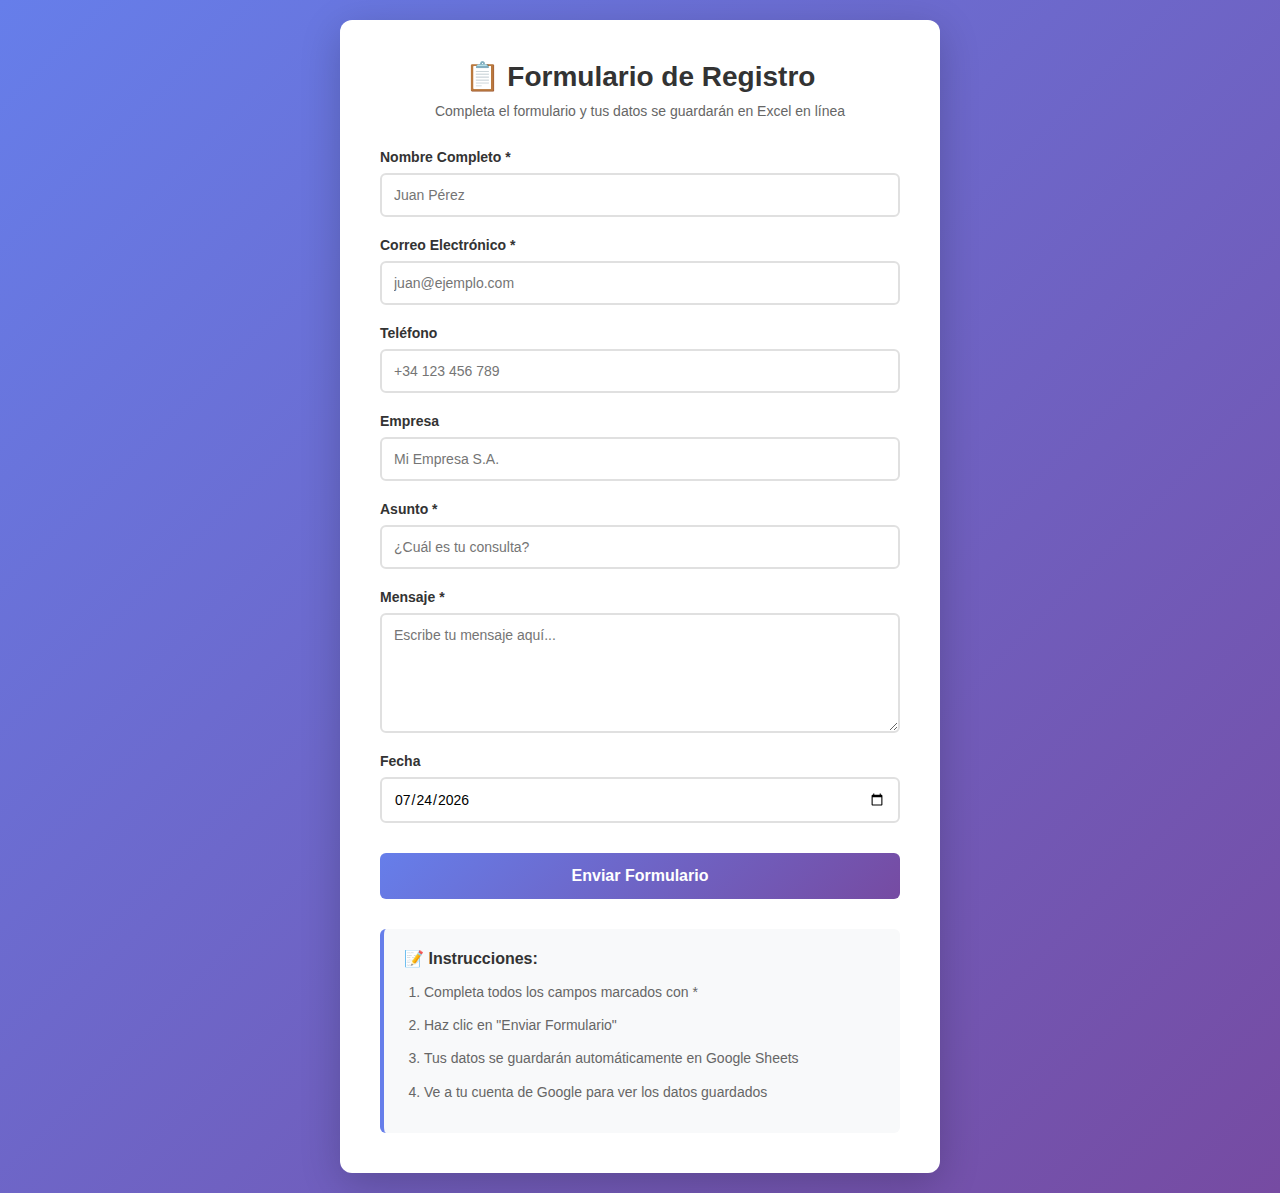
<file: index.html>
<!DOCTYPE html>
<html lang="es">
<head>
    <meta charset="UTF-8">
    <meta name="viewport" content="width=device-width, initial-scale=1.0">
    <title>Formulario - Guardar en Excel Online</title>
    <link rel="stylesheet" href="style.css">
</head>
<body>
    <div class="container">
        <div class="form-wrapper">
            <h1>📋 Formulario de Registro</h1>
            <p class="subtitle">Completa el formulario y tus datos se guardarán en Excel en línea</p>
            
            <form id="formulario" class="form">
                <div class="form-group">
                    <label for="nombre">Nombre Completo *</label>
                    <input type="text" id="nombre" name="nombre" required placeholder="Juan Pérez">
                </div>

                <div class="form-group">
                    <label for="email">Correo Electrónico *</label>
                    <input type="email" id="email" name="email" required placeholder="juan@ejemplo.com">
                </div>

                <div class="form-group">
                    <label for="telefono">Teléfono</label>
                    <input type="tel" id="telefono" name="telefono" placeholder="+34 123 456 789">
                </div>

                <div class="form-group">
                    <label for="empresa">Empresa</label>
                    <input type="text" id="empresa" name="empresa" placeholder="Mi Empresa S.A.">
                </div>

                <div class="form-group">
                    <label for="asunto">Asunto *</label>
                    <input type="text" id="asunto" name="asunto" required placeholder="¿Cuál es tu consulta?">
                </div>

                <div class="form-group">
                    <label for="mensaje">Mensaje *</label>
                    <textarea id="mensaje" name="mensaje" required placeholder="Escribe tu mensaje aquí..." rows="5"></textarea>
                </div>

                <div class="form-group">
                    <label for="fecha">Fecha</label>
                    <input type="date" id="fecha" name="fecha">
                </div>

                <button type="submit" class="btn-submit">Enviar Formulario</button>
            </form>

            <div id="mensaje-exito" class="mensaje-exito" style="display: none;">
                ✅ ¡Formulario enviado exitosamente! Tus datos se han guardado en Excel en línea.
            </div>

            <div id="mensaje-error" class="mensaje-error" style="display: none;">
                ❌ Error al enviar el formulario. Por favor, intenta de nuevo.
            </div>

            <div class="instrucciones">
                <h3>📝 Instrucciones:</h3>
                <ol>
                    <li>Completa todos los campos marcados con *</li>
                    <li>Haz clic en "Enviar Formulario"</li>
                    <li>Tus datos se guardarán automáticamente en Google Sheets</li>
                    <li>Ve a tu cuenta de Google para ver los datos guardados</li>
                </ol>
            </div>
        </div>
    </div>

    <script src="script.js"></script>
</body>
</html>
</file>
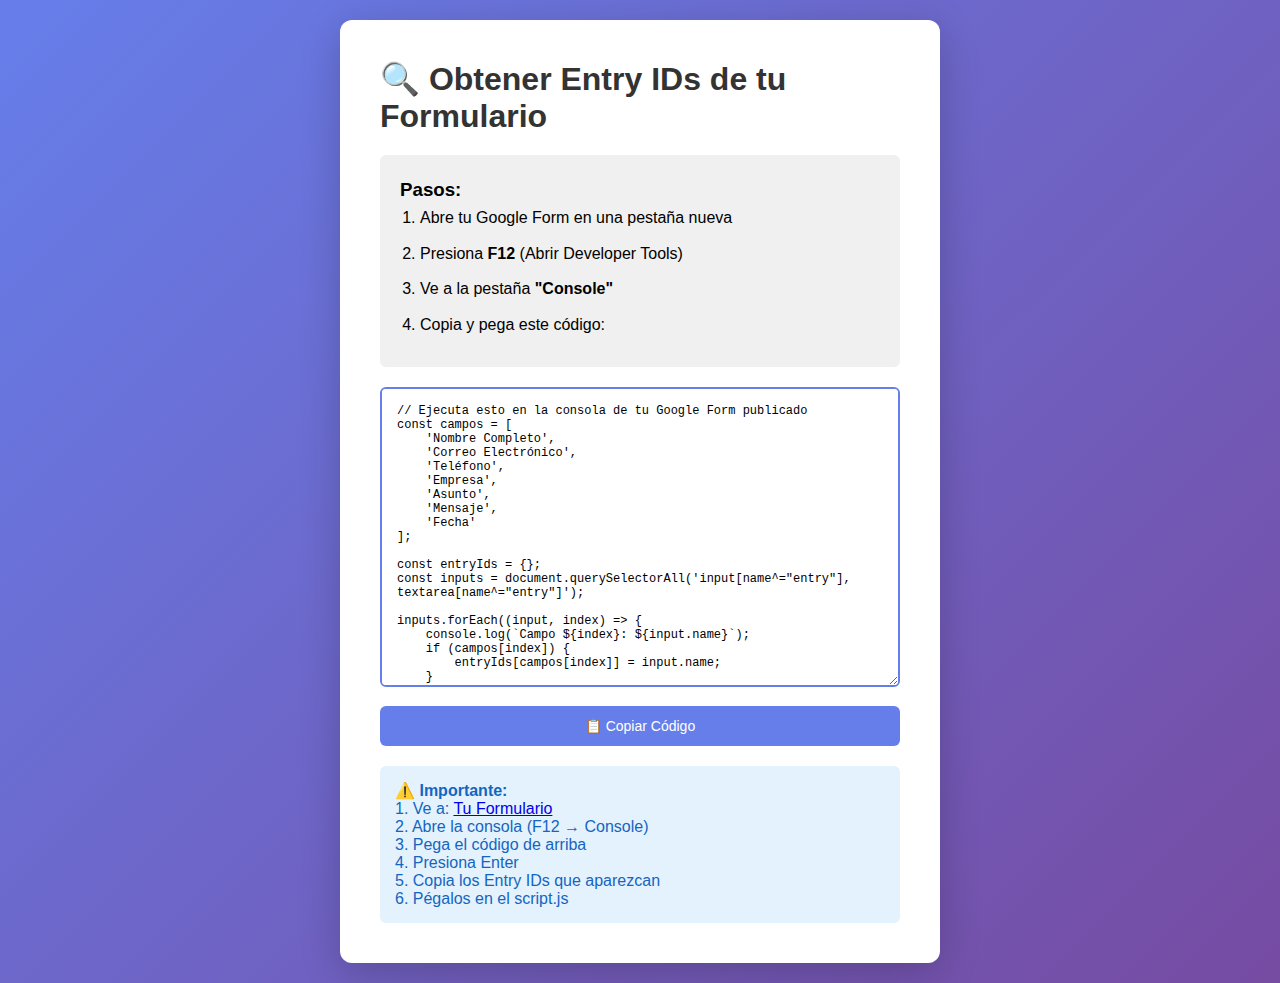
<file: debug.html>
<!DOCTYPE html>
<html lang="es">
<head>
    <meta charset="UTF-8">
    <meta name="viewport" content="width=device-width, initial-scale=1.0">
    <title>🔍 Herramienta de Debug - Obtener Entry IDs</title>
    <style>
        * { margin: 0; padding: 0; box-sizing: border-box; }
        body {
            font-family: 'Segoe UI', Tahoma, Geneva, sans-serif;
            background: linear-gradient(135deg, #667eea 0%, #764ba2 100%);
            min-height: 100vh;
            display: flex;
            align-items: center;
            justify-content: center;
            padding: 20px;
        }
        .container {
            background: white;
            border-radius: 12px;
            padding: 40px;
            max-width: 600px;
            width: 100%;
            box-shadow: 0 10px 40px rgba(0,0,0,0.2);
        }
        h1 { color: #333; margin-bottom: 20px; }
        .instructions {
            background: #f0f0f0;
            padding: 20px;
            border-radius: 6px;
            margin-bottom: 20px;
            line-height: 1.6;
        }
        .instructions ol { margin-left: 20px; }
        .instructions li { margin-bottom: 10px; }
        textarea {
            width: 100%;
            height: 300px;
            padding: 15px;
            font-family: 'Courier New', monospace;
            font-size: 12px;
            border: 2px solid #667eea;
            border-radius: 6px;
            resize: vertical;
        }
        button {
            background: #667eea;
            color: white;
            padding: 12px 20px;
            border: none;
            border-radius: 6px;
            cursor: pointer;
            font-size: 14px;
            margin-top: 15px;
            width: 100%;
        }
        button:hover { background: #764ba2; }
        .info {
            background: #e3f2fd;
            padding: 15px;
            border-radius: 6px;
            margin-top: 20px;
            color: #1565c0;
        }
    </style>
</head>
<body>
    <div class="container">
        <h1>🔍 Obtener Entry IDs de tu Formulario</h1>
        
        <div class="instructions">
            <h3>Pasos:</h3>
            <ol>
                <li>Abre tu Google Form en una pestaña nueva</li>
                <li>Presiona <strong>F12</strong> (Abrir Developer Tools)</li>
                <li>Ve a la pestaña <strong>"Console"</strong></li>
                <li>Copia y pega este código:</li>
            </ol>
        </div>

        <textarea id="codigo" readonly>
// Ejecuta esto en la consola de tu Google Form publicado
const campos = [
    'Nombre Completo',
    'Correo Electrónico', 
    'Teléfono',
    'Empresa',
    'Asunto',
    'Mensaje',
    'Fecha'
];

const entryIds = {};
const inputs = document.querySelectorAll('input[name^="entry"], textarea[name^="entry"]');

inputs.forEach((input, index) => {
    console.log(`Campo ${index}: ${input.name}`);
    if (campos[index]) {
        entryIds[campos[index]] = input.name;
    }
});

console.log('=== ENTRY IDS ENCONTRADOS ===');
console.table(entryIds);

// Copia este objeto a tu script.js
console.log(JSON.stringify(entryIds, null, 2));
        </textarea>

        <button onclick="copiar()">📋 Copiar Código</button>

        <div class="info">
            <strong>⚠️ Importante:</strong><br>
            1. Ve a: <a href="https://docs.google.com/forms/d/e/1FAIpQLSfHH5Gz9HJP7ZTBckJpEg0dIwV4Cvf1GlEAfat9LjOM3zlVFQ/viewform" target="_blank">Tu Formulario</a><br>
            2. Abre la consola (F12 → Console)<br>
            3. Pega el código de arriba<br>
            4. Presiona Enter<br>
            5. Copia los Entry IDs que aparezcan<br>
            6. Pégalos en el script.js
        </div>
    </div>

    <script>
        function copiar() {
            const codigo = document.getElementById('codigo');
            codigo.select();
            document.execCommand('copy');
            alert('✅ Código copiado al portapapeles');
        }

        // Mostrar instrucciones adicionales
        console.log('%c🔍 HERRAMIENTA DE DEBUG', 'font-size: 20px; color: #667eea; font-weight: bold;');
        console.log('Usa el código de la página para obtener los Entry IDs correctos');
    </script>
</body>
</html>
</file>
<file: style.css>
* {
    margin: 0;
    padding: 0;
    box-sizing: border-box;
}

body {
    font-family: 'Segoe UI', Tahoma, Geneva, Verdana, sans-serif;
    background: linear-gradient(135deg, #667eea 0%, #764ba2 100%);
    min-height: 100vh;
    display: flex;
    align-items: center;
    justify-content: center;
    padding: 20px;
}

.container {
    width: 100%;
    max-width: 600px;
}

.form-wrapper {
    background: white;
    border-radius: 12px;
    box-shadow: 0 10px 40px rgba(0, 0, 0, 0.2);
    padding: 40px;
    animation: slideIn 0.5s ease-out;
}

@keyframes slideIn {
    from {
        opacity: 0;
        transform: translateY(-20px);
    }
    to {
        opacity: 1;
        transform: translateY(0);
    }
}

h1 {
    color: #333;
    margin-bottom: 10px;
    font-size: 28px;
    text-align: center;
}

.subtitle {
    color: #666;
    text-align: center;
    margin-bottom: 30px;
    font-size: 14px;
}

.form {
    display: flex;
    flex-direction: column;
    gap: 20px;
}

.form-group {
    display: flex;
    flex-direction: column;
}

label {
    color: #333;
    font-weight: 600;
    margin-bottom: 8px;
    font-size: 14px;
}

input[type="text"],
input[type="email"],
input[type="tel"],
input[type="date"],
textarea {
    padding: 12px;
    border: 2px solid #e0e0e0;
    border-radius: 6px;
    font-size: 14px;
    font-family: inherit;
    transition: all 0.3s ease;
}

input[type="text"]:focus,
input[type="email"]:focus,
input[type="tel"]:focus,
input[type="date"]:focus,
textarea:focus {
    outline: none;
    border-color: #667eea;
    box-shadow: 0 0 0 3px rgba(102, 126, 234, 0.1);
}

textarea {
    resize: vertical;
    min-height: 120px;
}

.btn-submit {
    background: linear-gradient(135deg, #667eea 0%, #764ba2 100%);
    color: white;
    padding: 14px;
    border: none;
    border-radius: 6px;
    font-size: 16px;
    font-weight: 600;
    cursor: pointer;
    transition: all 0.3s ease;
    margin-top: 10px;
}

.btn-submit:hover {
    transform: translateY(-2px);
    box-shadow: 0 8px 20px rgba(102, 126, 234, 0.4);
}

.btn-submit:active {
    transform: translateY(0);
}

.btn-submit:disabled {
    opacity: 0.6;
    cursor: not-allowed;
}

.mensaje-exito {
    background-color: #d4edda;
    color: #155724;
    padding: 15px;
    border-radius: 6px;
    margin-top: 20px;
    border: 1px solid #c3e6cb;
    animation: fadeIn 0.5s ease;
}

.mensaje-error {
    background-color: #f8d7da;
    color: #721c24;
    padding: 15px;
    border-radius: 6px;
    margin-top: 20px;
    border: 1px solid #f5c6cb;
    animation: fadeIn 0.5s ease;
}

@keyframes fadeIn {
    from {
        opacity: 0;
    }
    to {
        opacity: 1;
    }
}

.instrucciones {
    background-color: #f8f9fa;
    padding: 20px;
    border-radius: 6px;
    margin-top: 30px;
    border-left: 4px solid #667eea;
}

.instrucciones h3 {
    color: #333;
    margin-bottom: 12px;
    font-size: 16px;
}

.instrucciones ol {
    color: #666;
    font-size: 14px;
    line-height: 1.8;
    margin-left: 20px;
}

.instrucciones li {
    margin-bottom: 8px;
}

/* Responsive */
@media (max-width: 480px) {
    .form-wrapper {
        padding: 25px;
    }

    h1 {
        font-size: 24px;
    }

    .subtitle {
        font-size: 13px;
    }

    input[type="text"],
    input[type="email"],
    input[type="tel"],
    input[type="date"],
    textarea {
        font-size: 16px; /* Evita zoom en iOS */
    }
}
</file>
